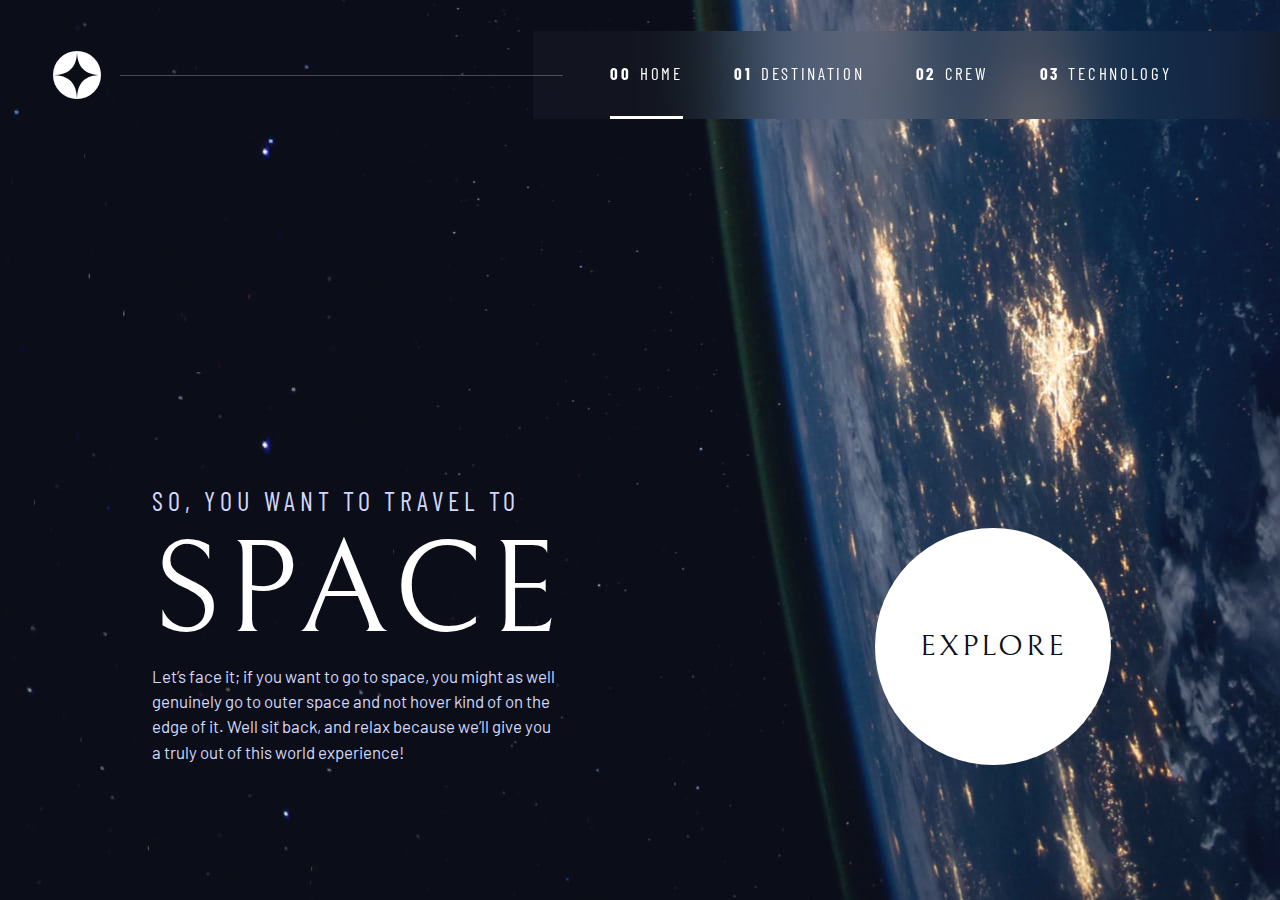
<file: index.html>
<!DOCTYPE html>
<html lang="en">
  <head>
    <meta charset="UTF-8" />
    <meta name="viewport" content="width=device-width, initial-scale=1.0" />

    <link
      rel="icon"
      type="image/png"
      sizes="32x32"
      href="./assets/favicon-32x32.png"
    />

    <!-- Google fonts -->
    <link rel="preconnect" href="https://fonts.googleapis.com" />
    <link rel="preconnect" href="https://fonts.gstatic.com" crossorigin />
    <link
      href="https://fonts.googleapis.com/css2?family=Barlow+Condensed:wght@400;700&family=Bellefair&family=Barlow:wght@400;700&display=swap"
      rel="stylesheet"
    />
    <!-- Stylesheets -->
    <link rel="stylesheet" href="https://www.w3schools.com/w3css/4/w3.css">
    <link rel="stylesheet" href="index.css" />

    <title>Space tourism website</title>
    <!-- My JS -->
    <script src="navigation.js" defer></script>
  </head>
  <body class="home">
    <a href="#main" class="skip-to-content">Skip to content</a>
    <header class="primary-header flex">
      <div>
        <img
          src="./assets/shared/logo.svg"
          alt="Space tourism logo"
          class="logo"
        />
      </div>
      <button
        class="mobile-nav-toggle"
        aria-controls="primary-navigation"
        aria-expanded="false"
      >
        <div class="menu-icon"></div>
        <span class="sr-only">Menu</span>
      </button>
      <nav>
        <ul
          id="primary-navigation"
          class="primary-navigation flex line-indicator"
          data-visible="false"
          aria-current="home"
        >
          <li class="active">
            <a
              class="text-white no-decoration uppercase ff-sans-cond letter-spacing-2"
              href="index.html"
            >
              <span aria-hidden="true">00</span>Home</a
            >
          </li>
          <li>
            <a
              class="text-white no-decoration uppercase ff-sans-cond letter-spacing-2"
              href="destination.html"
            >
              <span aria-hidden="true">01</span>Destination</a
            >
          </li>
          <li>
            <a
              class="text-white no-decoration uppercase ff-sans-cond letter-spacing-2"
              href="crew.html"
            >
              <span aria-hidden="true">02</span>Crew</a
            >
          </li>
          <li>
            <a
              class="text-white no-decoration uppercase ff-sans-cond letter-spacing-2"
              href="technology.html"
            >
              <span aria-hidden="true">03</span>Technology</a
            >
          </li>
        </ul>
      </nav>
    </header>
    <main id="main" class="grid-container grid-container--home w3-animate-opacity">
      <div>
        <h1 class="text-light ff-sans-cond fs-500 letter-spacing-1 uppercase">
          So, you want to travel to
          <span class="ff-serif fs-900 uppercase text-white d-block"
            >Space</span
          >
        </h1>
        <p class="text-light">
          Let’s face it; if you want to go to space, you might as well genuinely
          go to outer space and not hover kind of on the edge of it. Well sit
          back, and relax because we’ll give you a truly out of this world
          experience!
        </p>
      </div>
      <div>
        <a
          href="destination.html"
          class="large-button ff-serif fs-600 uppercase letter-spacing-2 text-dark bg-white no-decoration"
          >Explore</a
        >
      </div>
    </main>
  </body>
</html>
</file>
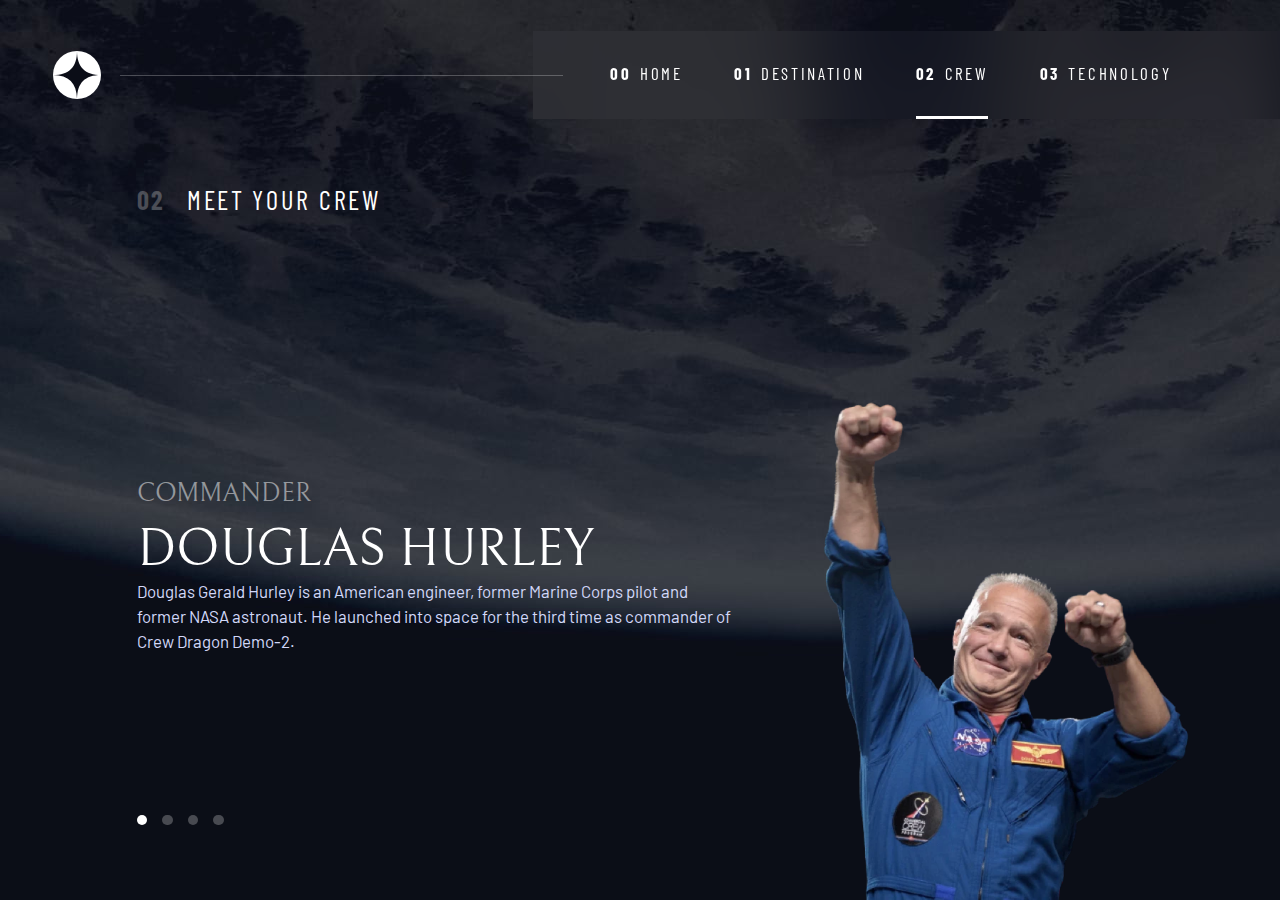
<file: crew.html>
<!DOCTYPE html>
<html lang="en">
  <head>
    <meta charset="UTF-8" />
    <meta name="viewport" content="width=device-width, initial-scale=1.0" />

    <link
      rel="icon"
      type="image/png"
      sizes="32x32"
      href="./assets/favicon-32x32.png"
    />

    <!-- Google fonts -->
    <link rel="preconnect" href="https://fonts.googleapis.com" />
    <link rel="preconnect" href="https://fonts.gstatic.com" crossorigin />
    <link
      href="https://fonts.googleapis.com/css2?family=Barlow+Condensed:wght@400;700&family=Bellefair&family=Barlow:wght@400;700&display=swap"
      rel="stylesheet"
    />
    <!-- Stylesheets -->
    <link rel="stylesheet" href="https://www.w3schools.com/w3css/4/w3.css">

    <link rel="stylesheet" href="index.css" />

    <title>Crew</title>
    <!-- My JS -->
    <script src="navigation.js" defer></script>
    <script src="tabs.js" defer></script>
  </head>
  <body class="crew">
    <a href="#main" class="skip-to-content">Skip to content</a>
    <header class="primary-header flex">
      <div>
        <img
          src="./assets/shared/logo.svg"
          alt="Space tourism logo"
          class="logo"
        />
      </div>
      <button
        class="mobile-nav-toggle"
        aria-controls="primary-navigation"
        aria-expanded="false"
      >
        <div class="menu-icon"></div>
        <span class="sr-only">Menu</span>
      </button>
      <nav>
        <ul
          id="primary-navigation"
          class="primary-navigation flex line-indicator"
          data-visible="false"
          aria-current="home"
        >
          <li>
            <a
              class="text-white no-decoration uppercase ff-sans-cond letter-spacing-2"
              href="index.html"
            >
              <span aria-hidden="true">00</span>Home</a
            >
          </li>
          <li>
            <a
              class="text-white no-decoration uppercase ff-sans-cond letter-spacing-2"
              href="destination.html"
            >
              <span aria-hidden="true">01</span>Destination</a
            >
          </li>
          <li class="active">
            <a
              class="text-white no-decoration uppercase ff-sans-cond letter-spacing-2"
              href="crew.html"
            >
              <span aria-hidden="true">02</span>Crew</a
            >
          </li>
          <li>
            <a
              class="text-white no-decoration uppercase ff-sans-cond letter-spacing-2"
              href="technology.html"
            >
              <span aria-hidden="true">03</span>Technology</a
            >
          </li>
        </ul>
      </nav>
    </header>
    <main id="main" class="flow grid-container grid-container--crew w3-animate-opacity">
      <h1 class="numbered-title letter-spacing-2">
        <span class="fs-500 ff-sans-cond" aria-hidden="true">02</span> Meet your
        crew
      </h1>
      <div class="dot-indicator flex" role="tablist" aria-label="crew list">
        <button
          role="tab"
          aria-selected="true"
          aria-controls="commander-tab"
          data-image="commander-image"
          tabindex="0"
        >
          <span class="sr-only">The commander</span>
        </button>
        <button
          role="tab"
          aria-selected="false"
          aria-controls="specialist-tab"
          data-image="specialist-image"
          tabindex="-1"
        >
          <span class="sr-only">The mission specialist</span>
        </button>
        <button
          role="tab"
          aria-selected="false"
          aria-controls="pilot-tab"
          data-image="pilot-image"
          tabindex="-1"
        >
          <span class="sr-only">The pilot</span>
        </button>
        <button
          role="tab"
          aria-selected="false"
          aria-controls="engineer-tab"
          data-image="engineer-image"
          tabindex="-1"
        >
          <span class="sr-only">The flight engineer</span>
        </button>
      </div>

      <!-- Commander -->
      <article
        class="crew-info flow"
        id="commander-tab"
        role="tabpanel"
        tabindex="0"
      >
        <header class="flow flow-space-small">
          <h2 class="uppercase ff-serif fs-500">Commander</h2>
          <p class="ff-serif fs-700 uppercase">Douglas Hurley</p>
        </header>
        <p class="text-light">
          Douglas Gerald Hurley is an American engineer, former Marine Corps
          pilot and former NASA astronaut. He launched into space for the third
          time as commander of Crew Dragon Demo-2.
        </p>
      </article>
      <!-- Specialist -->
      <article
        hidden
        class="crew-info flow"
        id="specialist-tab"
        role="tabpanel"
        tabindex="0"
      >
        <header class="flow flow-space-small">
          <h2 class="uppercase ff-serif fs-500">Mission Specialist</h2>
          <p class="ff-serif fs-700 uppercase">MARK SHUTTLEWORTH</p>
        </header>
        <p class="text-light">
          Mark Richard Shuttleworth is the founder and CEO of Canonical, the
          company behind the Linux-based Ubuntu operating system. Shuttleworth
          became the first South African to travel to space as a space tourist.
        </p>
      </article>
      <!-- Pilot -->
      <article
        hidden
        class="crew-info flow"
        id="pilot-tab"
        role="tabpanel"
        tabindex="0"
      >
        <header class="flow flow-space-small">
          <h2 class="uppercase ff-serif fs-500">Pilot</h2>
          <p class="ff-serif fs-700 uppercase">Victor Glover</p>
        </header>
        <p class="text-light">
          Pilot on the first operational flight of the SpaceX Crew Dragon to the
          International Space Station. Glover is a commander in the U.S. Navy
          where he pilots an F/A-18.He was a crew member of Expedition 64, and
          served as a station systems flight engineer.
        </p>
      </article>
      <!-- Engineer -->
      <article
        hidden
        class="crew-info flow"
        id="engineer-tab"
        role="tabpanel"
        tabindex="0"
      >
        <header class="flow flow-space-small">
          <h2 class="uppercase ff-serif fs-500">Flight Engineer</h2>
          <p class="ff-serif fs-700 uppercase">Anousheh Ansari</p>
        </header>
        <p class="text-light">
          Anousheh Ansari is an Iranian American engineer and co-founder of
          Prodea Systems. Ansari was the fourth self-funded space tourist, the
          first self-funded woman to fly to the ISS, and the first Iranian in
          space.
        </p>
      </article>

      <picture id="commander-image">
        <source
          srcset="./assets/crew/image-douglas-hurley.webp"
          type="image/webp"
        />
        <img src="./assets/crew/image-douglas-hurley.png" alt="the commander" />
      </picture>
      <picture hidden id="specialist-image">
        <source
          srcset="./assets/crew/image-mark-shuttleworth.webp"
          type="image/webp"
        />
        <img
          src="./assets/crew/image-mark-shuttleworth.png"
          alt="the mission specialist"
        />
      </picture>
      <picture hidden id="pilot-image">
        <source
          srcset="./assets/crew/image-victor-glover.webp"
          type="image/webp"
        />
        <img src="./assets/crew/image-victor-glover.png" alt="the pilot" />
      </picture>
      <picture hidden id="engineer-image">
        <source
          srcset="./assets/crew/image-anousheh-ansari.webp"
          type="image/webp"
        />
        <img
          src="./assets/crew/image-anousheh-ansari.png"
          alt="the flight engineer"
        />
      </picture>
    </main>
  </body>
</html>
</file>
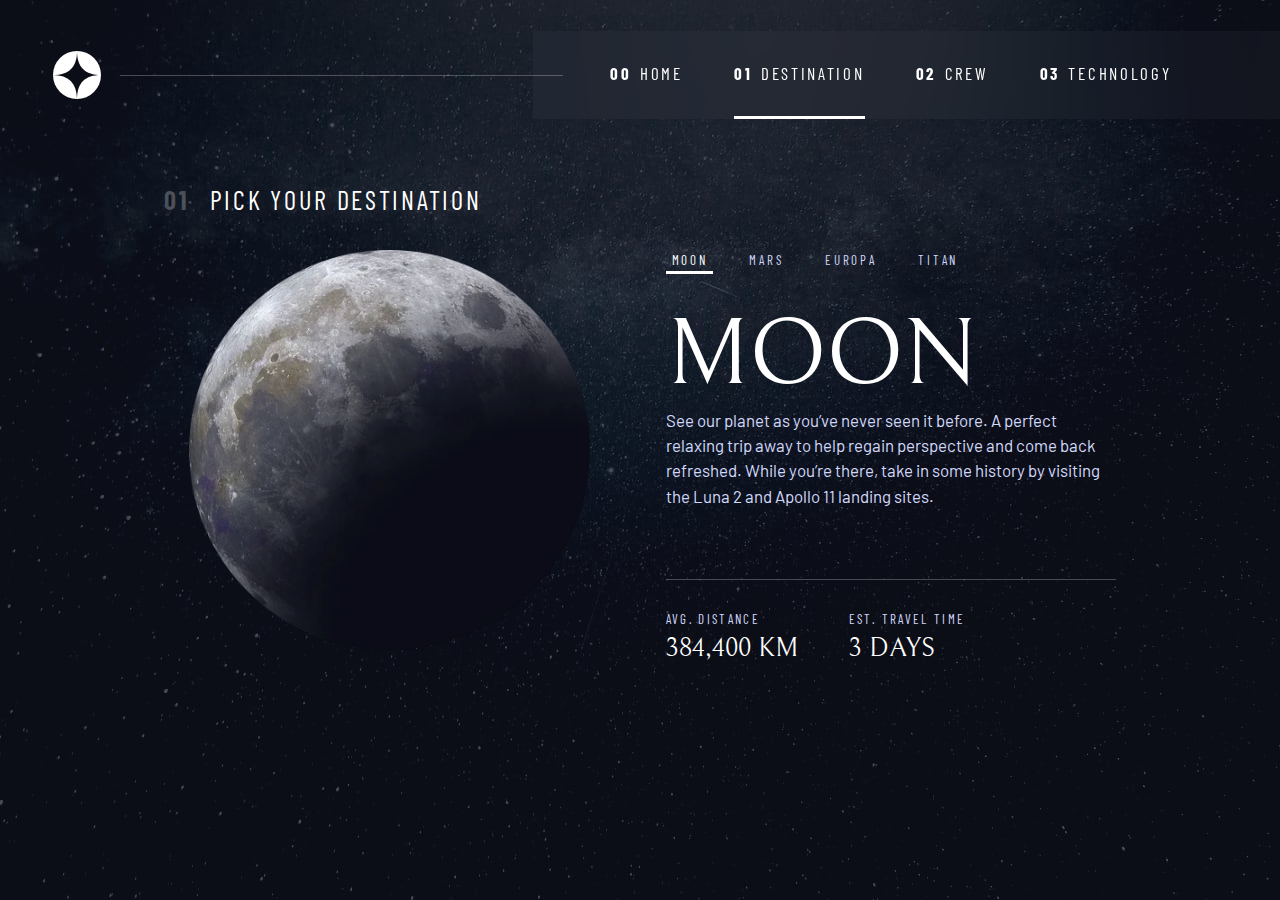
<file: destination.html>
<!DOCTYPE html>
<html lang="en">
  <head>
    <meta charset="UTF-8" />
    <meta name="viewport" content="width=device-width, initial-scale=1.0" />

    <link
      rel="icon"
      type="image/png"
      sizes="32x32"
      href="./assets/favicon-32x32.png"
    />

    <!-- Google fonts -->
    <link rel="preconnect" href="https://fonts.googleapis.com" />
    <link rel="preconnect" href="https://fonts.gstatic.com" crossorigin />
    <link
      href="https://fonts.googleapis.com/css2?family=Barlow+Condensed:wght@400;700&family=Bellefair&family=Barlow:wght@400;700&display=swap"
      rel="stylesheet"
    />
    <!-- stylesheet -->
    <link rel="stylesheet" href="https://www.w3schools.com/w3css/4/w3.css">
    <link rel="stylesheet" href="index.css" />

    <title>Destination</title>
    <!-- My JS -->
    <script src="navigation.js" defer></script>
    <script src="tabs.js" defer></script>
  </head>
  <body class="destination">
    <a href="#main" class="skip-to-content">Skip to content</a>
    <header class="primary-header flex">
      <div>
        <img
          src="./assets/shared/logo.svg"
          alt="Space tourism logo"
          class="logo"
        />
      </div>
      <button
        class="mobile-nav-toggle"
        aria-controls="primary-navigation"
        aria-expanded="false"
      >
        <div class="menu-icon"></div>
        <span class="sr-only">Menu</span>
      </button>
      <nav>
        <ul
          id="primary-navigation"
          class="primary-navigation flex line-indicator"
          data-visible="false"
          aria-current="home"
        >
          <li>
            <a
              class="text-white no-decoration uppercase ff-sans-cond letter-spacing-2"
              href="index.html"
            >
              <span aria-hidden="true">00</span>Home</a
            >
          </li>
          <li class="active">
            <a
              class="text-white no-decoration uppercase ff-sans-cond letter-spacing-2"
              href="destination.html"
            >
              <span aria-hidden="true">01</span>Destination</a
            >
          </li>
          <li>
            <a
              class="text-white no-decoration uppercase ff-sans-cond letter-spacing-2"
              href="crew.html"
            >
              <span aria-hidden="true">02</span>Crew</a
            >
          </li>
          <li>
            <a
              class="text-white no-decoration uppercase ff-sans-cond letter-spacing-2"
              href="technology.html"
            >
              <span aria-hidden="true">03</span>Technology</a
            >
          </li>
        </ul>
      </nav>
    </header>
    <main id="main" class="grid-container grid-container--destination flow w3-animate-opacity">
      <h1 class="numbered-title letter-spacing-2">
        <span class="fs-500 ff-sans-cond" aria-hidden="true">01</span> Pick your
        destination
      </h1>

      <picture id="moon-image">
        <source
          srcset="./assets/destination/image-moon.webp"
          type="image/webp"
        />
        <img src="./assets/destination/image-moon.png" alt="the moon" />
      </picture>
      <picture hidden id="mars-image">
        <source
          srcset="./assets/destination/image-mars.webp"
          type="image/webp"
        />
        <img src="./assets/destination/image-mars.png" alt="the mars" />
      </picture>
      <picture hidden id="europa-image">
        <source
          srcset="./assets/destination/image-europa.webp"
          type="image/webp"
        />
        <img src="./assets/destination/image-europa.png" alt="the europa" />
      </picture>
      <picture hidden id="titan-image">
        <source
          srcset="./assets/destination/image-titan.webp"
          type="image/webp"
        />
        <img src="./assets/destination/image-titan.png" alt="the titan" />
      </picture>

      <div
        class="tab-list line-indicator flex"
        role="tablist"
        aria-label="destination list"
      >
        <button
          role="tab"
          aria-controls="moon-tab"
          aria-selected="true"
          data-image="moon-image"
          class="uppercase ff-sans-cond text-light letter-spacing-2 fs-300"
          tabindex="0"
        >
          Moon
        </button>
        <button
          role="tab"
          aria-controls="mars-tab"
          aria-selected="false"
          data-image="mars-image"
          class="uppercase ff-sans-cond text-light letter-spacing-2 fs-300"
          tabindex="-1"
        >
          Mars
        </button>
        <button
          role="tab"
          aria-controls="europa-tab"
          aria-selected="false"
          data-image="europa-image"
          class="uppercase ff-sans-cond text-light letter-spacing-2 fs-300"
          tabindex="-1"
        >
          Europa
        </button>
        <button
          role="tab"
          aria-controls="titan-tab"
          aria-selected="false"
          data-image="titan-image"
          class="uppercase ff-sans-cond text-light letter-spacing-2 fs-300"
          tabindex="-1"
        >
          Titan
        </button>
      </div>
      <!-- Moon -->
      <article
        class="destination-info"
        id="moon-tab"
        role="tabpanel"
        tabindex="0"
      >
        <h2 class="ff-serif fs-800 uppercase">Moon</h2>
        <p class="text-light">
          See our planet as you’ve never seen it before. A perfect relaxing trip
          away to help regain perspective and come back refreshed. While you’re
          there, take in some history by visiting the Luna 2 and Apollo 11
          landing sites.
        </p>
        <div class="travel-data flex">
          <div>
            <h3
              class="text-light ff-sans-cond fs-300 letter-spacing-3 uppercase"
            >
              Avg. distance
            </h3>
            <p class="d-block ff-serif text-white uppercase">384,400 km</p>
          </div>
          <div>
            <h3
              class="text-light ff-sans-cond fs-300 letter-spacing-3 uppercase"
            >
              Est. travel time
            </h3>
            <p class="d-block ff-serif text-white uppercase">3 days</p>
          </div>
        </div>
      </article>
      <!-- Mars -->
      <article
        hidden
        class="destination-info"
        id="mars-tab"
        role="tabpanel"
        tabindex="0"
      >
        <h2 class="ff-serif fs-800 uppercase">Mars</h2>
        <p class="text-light">
          Don’t forget to pack your hiking boots. You’ll need them to tackle
          Olympus Mons, the tallest planetary mountain in our solar system. It’s
          two and a half times the size of Everest!
        </p>
        <div class="travel-data flex">
          <div>
            <h3
              class="text-light ff-sans-cond fs-300 letter-spacing-3 uppercase"
            >
              Avg. distance
            </h3>
            <p class="d-block ff-serif text-white uppercase">225 MIL. km</p>
          </div>
          <div>
            <h3
              class="text-light ff-sans-cond fs-300 letter-spacing-3 uppercase"
            >
              Est. travel time
            </h3>
            <p class="d-block ff-serif text-white uppercase">9 months</p>
          </div>
        </div>
      </article>
      <!-- Europa -->
      <article
        hidden
        class="destination-info"
        id="europa-tab"
        role="tabpanel"
        tabindex="0"
      >
        <h2 class="ff-serif fs-800 uppercase">Europa</h2>
        <p class="text-light">
          The smallest of the four Galilean moons orbiting Jupiter, Europa is a
          winter lover’s dream. With an icy surface, it’s perfect for a bit of
          ice skating, curling, hockey, or simple relaxation in your snug
          wintery cabin.
        </p>
        <div class="travel-data flex">
          <div>
            <h3
              class="text-light ff-sans-cond fs-300 letter-spacing-3 uppercase"
            >
              Avg. distance
            </h3>
            <p class="d-block ff-serif text-white uppercase">628 MIL. km</p>
          </div>
          <div>
            <h3
              class="text-light ff-sans-cond fs-300 letter-spacing-3 uppercase"
            >
              Est. travel time
            </h3>
            <p class="d-block ff-serif text-white uppercase">3 years</p>
          </div>
        </div>
      </article>
      <!-- Titan -->
      <article
        hidden
        class="destination-info"
        id="titan-tab"
        role="tabpanel"
        tabindex="0"
      >
        <h2 class="ff-serif fs-800 uppercase">Titan</h2>
        <p class="text-light">
          The only moon known to have a dense atmosphere other than Earth, Titan
          is a home away from home (just a few hundred degrees colder!). As a
          bonus, you get striking views of the Rings of Saturn.
        </p>
        <div class="travel-data flex">
          <div>
            <h3
              class="text-light ff-sans-cond fs-300 letter-spacing-3 uppercase"
            >
              Avg. distance
            </h3>
            <p class="d-block ff-serif text-white uppercase">1.6 BIL. km</p>
          </div>
          <div>
            <h3
              class="text-light ff-sans-cond fs-300 letter-spacing-3 uppercase"
            >
              Est. travel time
            </h3>
            <p class="d-block ff-serif text-white uppercase">7 years</p>
          </div>
        </div>
      </article>
    </main>
  </body>
</html>
</file>
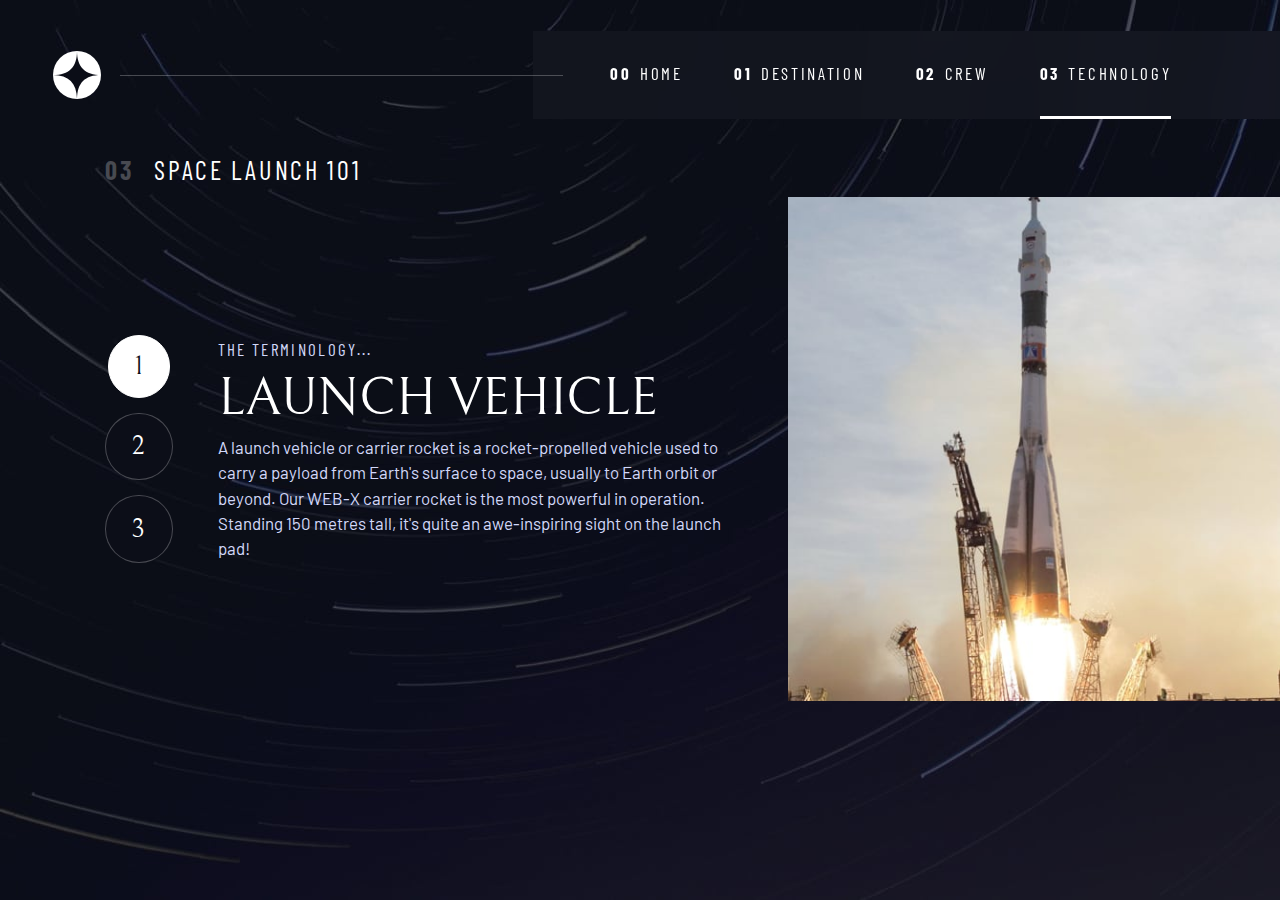
<file: technology.html>
<!DOCTYPE html>
<html lang="en">
  <head>
    <meta charset="UTF-8" />
    <meta name="viewport" content="width=device-width, initial-scale=1.0" />

    <link
      rel="icon"
      type="image/png"
      sizes="32x32"
      href="./assets/favicon-32x32.png"
    />

    <!-- Google fonts -->
    <link rel="preconnect" href="https://fonts.googleapis.com" />
    <link rel="preconnect" href="https://fonts.gstatic.com" crossorigin />
    <link
      href="https://fonts.googleapis.com/css2?family=Barlow+Condensed:wght@400;700&family=Bellefair&family=Barlow:wght@400;700&display=swap"
      rel="stylesheet"
    />
    <!-- Stylesheets -->
    <link rel="stylesheet" href="https://www.w3schools.com/w3css/4/w3.css" />

    <link rel="stylesheet" href="index.css" />

    <title>Technology</title>
    <!-- My JS -->
    <script src="navigation.js" defer></script>
    <script src="tabs.js" defer></script>
  </head>
  <body class="technology">
    <a href="#main" class="skip-to-content">Skip to content</a>
    <header class="primary-header flex">
      <div>
        <img
          src="./assets/shared/logo.svg"
          alt="Space tourism logo"
          class="logo"
        />
      </div>
      <button
        class="mobile-nav-toggle"
        aria-controls="primary-navigation"
        aria-expanded="false"
      >
        <div class="menu-icon"></div>
        <span class="sr-only">Menu</span>
      </button>
      <nav> 
        <ul
          id="primary-navigation"
          class="primary-navigation flex line-indicator"
          data-visible="false"
          aria-current="home"
        >
          <li>
            <a
              class="text-white no-decoration uppercase ff-sans-cond letter-spacing-2"
              href="index.html"
            >
              <span aria-hidden="true">00</span>Home</a
            >
          </li>
          <li>
            <a
              class="text-white no-decoration uppercase ff-sans-cond letter-spacing-2"
              href="destination.html"
            >
              <span aria-hidden="true">01</span>Destination</a
            >
          </li>
          <li>
            <a
              class="text-white no-decoration uppercase ff-sans-cond letter-spacing-2"
              href="crew.html"
            >
              <span aria-hidden="true">02</span>Crew</a
            >
          </li>
          <li class="active">
            <a
              class="text-white no-decoration uppercase ff-sans-cond letter-spacing-2"
              href="technology.html"
            >
              <span aria-hidden="true">03</span>Technology</a
            >
          </li>
        </ul>
      </nav>
    </header>
    <main
      id="main"
      class="flow grid-container grid-container--technology w3-animate-opacity"
    >
      <h1 class="numbered-title letter-spacing-2">
        <span class="fs-500 ff-sans-cond" aria-hidden="true">03</span> SPACE
        LAUNCH 101
      </h1>
      <div
        role="tablist"
        aria-label="terminology list"
        class="number-indicator flex ff-serif fs-500"
      >
        <button
          role="tab"
          aria-selected="true"
          aria-controls="vehicle-tab"
          data-image="vehicle-image"
          tabindex="0"
        >
          1 <span class="sr-only">The launch vehicle</span>
        </button>
        <button
          role="tab"
          aria-selected="false"
          aria-controls="spaceport-tab"
          data-image="spaceport-image"
          tabindex="0"
        >
          2 <span class="sr-only">The spaceport</span>
        </button>
        <button
          role="tab"
          aria-selected="false"
          aria-controls="capsule-tab"
          data-image="capsule-image"
          tabindex="0"
        >
          3 <span class="sr-only">The space capsule</span>
        </button>
      </div>

      <!-- LAUNCH VEHICLE -->
      <article
        class="terminology-info flow"
        id="vehicle-tab"
        role="tabpanel"
        tabindex="0"
      >
        <header class="flow">
          <p class="ff-sans-cond fs-200 text-light letter-spacing-3 uppercase">
            the terminology...
          </p>
          <h2 class="ff-serif fs-700 uppercase">LAUNCH VEHICLE</h2>
        </header>
        <p class="text-light">
          A launch vehicle or carrier rocket is a rocket-propelled vehicle used
          to carry a payload from Earth's surface to space, usually to Earth
          orbit or beyond. Our WEB-X carrier rocket is the most powerful in
          operation. Standing 150 metres tall, it's quite an awe-inspiring sight
          on the launch pad!
        </p>
      </article>
      <!-- SPACEPORT -->
      <article
        hidden
        class="terminology-info flow"
        id="spaceport-tab"
        role="tabpanel"
        tabindex="0"
      >
        <header class="flow flow-space-small">
          <p class="ff-sans-cond fs-200 text-light letter-spacing-3 uppercase">
            the terminology...
          </p>
          <h2 class="ff-serif fs-700 uppercase">space port</h2>
        </header>
        <p class="text-light">
          A spaceport or cosmodrome is a site for launching (or receiving)
          spacecraft, by analogy to the seaport for ships or airport for
          aircraft. Based in the famous Cape Canaveral, our spaceport is ideally
          situated to take advantage of the Earth’s rotation for launch.
        </p>
      </article>
      <!-- SPACE CAPSULE -->
      <article
        hidden
        class="terminology-info flow"
        id="capsule-tab"
        role="tabpanel"
        tabindex="0"
      >
        <header class="flow flow-space-small">
          <p class="ff-sans-cond fs-200 text-light letter-spacing-3 uppercase">
            the terminology...
          </p>
          <h2 class="ff-serif fs-700 uppercase">space capsule</h2>
        </header>
        <p class="text-light">
          A space capsule is an often-crewed spacecraft that uses a blunt-body
          reentry capsule to reenter the Earth's atmosphere without wings. Our
          capsule is where you'll spend your time during the flight. It includes
          a space gym, cinema, and plenty of other activities to keep you
          entertained.
        </p>
      </article>

      <picture id="vehicle-image">
        <source
          media="(max-width: 47em)"
          srcset="./assets\technology\image-launch-vehicle-landscape.jpg"
        />
        <img
          src="./assets/technology/image-launch-vehicle-portrait.jpg"
          alt="the launch vehicle"
        />
      </picture>

      <picture hidden id="spaceport-image">
        <source
          media="(max-width: 47em)"
          srcset="./assets/technology/image-spaceport-landscape.jpg"
        />
        <img
          src="./assets/technology/image-spaceport-portrait.jpg"
          alt="the spaceport"
        />
      </picture>
      <picture hidden id="capsule-image">
        <source
          media="(max-width: 47em)"
          srcset="./assets/technology/image-space-capsule-landscape.jpg"
        />
        <img
          src="./assets/technology/image-space-capsule-portrait.jpg"
          alt="the space capsule"
        />
      </picture>
    </main>
  </body>
</html>
</file>
<file: index.css>
/* --------------- */
/* CUSTOM PROPERTIES */
/* --------------- */
:root {
  /* colors */
  --clr-dark: 230 35% 7%;
  --clr-light: 231 77% 90%;
  --clr-white: 0 0% 100%;

  /* font-sizes */
  --fs-900: clamp(5rem, 9vw + 1rem, 9.375rem);
  --fs-800: 3.5rem;
  --fs-700: 1.75rem;
  --fs-600: 1.5rem;
  --fs-500: 1rem;
  --fs-400: 0.9375rem;
  --fs-300: 0.875rem;
  /* --fs-200: 0.875rem; */

  /* font-families */
  --ff-serif: "Bellefair", serif;
  --ff-sans-cond: "Barlow Condensed", sans-serif;
  --ff-sans-normal: "Barlow", sans-serif;
}

@media (min-width: 35em) {
  :root {
    /* font-sizes */
    --fs-800: 5rem;
    --fs-700: 2.5rem;
    --fs-600: 1.75rem;
    --fs-500: 1.25rem;
    --fs-400: 1rem;
  }
}

@media (min-width: 47em) {
  :root {
    /* font-sizes */
    --fs-800: 6.25rem;
    --fs-700: 3.5rem;
    --fs-600: 2rem;
    --fs-500: 1.75rem;
    --fs-400: 1.125rem;
  }
}

/* --------------- */
/* RESET */
/* --------------- */

/* Box sizing */
*,
*::after,
*::before {
  box-sizing: border-box;
}

/* Reset margins */
body,
h1,
h2,
h3,
h4,
h5,
p,
figure,
picture {
  margin: 0;
}

/* Set bold headings and paragraphs to normal */
h1,
h2,
h3,
h4,
h5,
p {
  font-weight: 400;
}

/* set up the body */
body {
  font-family: var(--ff-sans-normal);
  font-size: var(--fs-400);
  line-height: 1.5;
  min-height: 100vh;
  display: grid;
  grid-template-rows: min-content 1fr;
  background-color: hsl(var(--clr-dark));
  color: hsl(var(--clr-white));
  overflow-x: hidden;
  /* scrollbar-gutter: stable; */
}

/* images */
img,
picture {
  max-width: 100%;
}

picture img {
  display: block;
  margin: 0 auto;
}

/* form elements */
input,
button,
textarea,
select {
  font: inherit;
}

/* remove animations for people who've turned them off */
@media (prefers-reduced-motion: reduce) {
  *,
  *::before,
  *::after {
    animation-duration: 0.01ms !important;
    animation-iteration-count: 1 !important;
    transition-duration: 0.01ms !important;
    scroll-behavior: auto !important;
  }
}

/* --------------- */
/* UTILITY CLASSES */
/* --------------- */

/* general */

.flex {
  display: flex;
  gap: var(--gap, 1rem);
}

.grid {
  display: grid;
  gap: var(--gap, 1rem);
}

.flow > * + * {
  /* margin */
  margin-top: var(--flow-space, 1rem);
}

.flow-space-small {
  --flow-space: 0.5rem;
}

.container {
  padding-inline: 2em;
  margin-inline: auto;
  max-width: 80rem;
}

.d-block {
  display: block;
}

.no-decoration {
  text-decoration: none;
}

.sr-only {
  position: absolute;
  width: 1px;
  height: 1px;
  padding: 0;
  margin: -1px;
  overflow: hidden;
  clip: rect(0, 0, 0, 0);
  white-space: nowrap; /* added line */
  border: 0;
}

.skip-to-content {
  position: absolute;
  left: 1rem;
  z-index: 9999;
  background: hsl(var(--clr-white) / 0.03);
  backdrop-filter: blur(1rem);
  color: hsl(var(--clr-light));
  padding: 0.5em 1em;
  margin-inline: auto;
  border-radius: 0.5rem;
  transform: translateY(-100%);
  transition: transform 0.5s ease-in-out;
}

.skip-to-content:focus {
  transform: translateY(10%);
}

/* colors */

.bg-dark {
  background-color: hsl(var(--clr-dark));
}
.bg-light {
  background-color: hsl(var(--clr-light));
}
.bg-white {
  background-color: hsl(var(--clr-white));
}

.text-dark {
  color: hsl(var(--clr-dark));
}
.text-light {
  color: hsl(var(--clr-light));
}
.text-white {
  color: hsl(var(--clr-white));
}

/* typography */

.ff-serif {
  font-family: var(--ff-serif);
}
.ff-sans-cond {
  font-family: var(--ff-sans-cond);
}
.ff-sans-normal {
  font-family: var(--ff-sans-normal);
}

.letter-spacing-1 {
  letter-spacing: 4.75px;
}
.letter-spacing-2 {
  letter-spacing: 2.7px;
}
.letter-spacing-3 {
  letter-spacing: 2.35px;
}

.uppercase {
  text-transform: uppercase;
}

.fs-900 {
  font-size: var(--fs-900);
}
.fs-800 {
  font-size: var(--fs-800);
}
.fs-700 {
  font-size: var(--fs-700);
}
.fs-600 {
  font-size: var(--fs-600);
}
.fs-500 {
  font-size: var(--fs-500);
}
.fs-400 {
  font-size: var(--fs-400);
}
.fs-300 {
  font-size: var(--fs-300);
}
.fs-200 {
  font-size: var(--fs-200);
}

.fs-900,
.fs-800,
.fs-700,
.fs-600 {
  line-height: 1.1;
}

.numbered-title {
  font-family: var(--ff-sans-cond);
  text-transform: uppercase;
  font-size: var(--fs-500);
}

.numbered-title span {
  margin-right: 0.5em;
  color: hsl(var(--clr-white) / 0.25);
  font-weight: 700;
}

/* spacing */
.heading-spacing {
  margin-bottom: 3rem;
}

/* Components */
.large-button {
  padding: 0 1.5em;
  display: inline-grid;
  place-content: center;
  border-radius: 50%;
  aspect-ratio: 1/1;
  position: relative;
  z-index: 1;
}

.large-button::before {
  content: "";
  width: 100%;
  height: 100%;
  position: absolute;
  z-index: -1;
  border-radius: 50%;
  background-color: hsl(var(--clr-white) / 0.15);
  opacity: 0;
  transition: opacity 0.5s linear, transform 0.75s ease-in-out;
}

.large-button:hover::before,
.large-button:focus::before {
  transform: scale(1.5);
  opacity: 1;
}

/* Primary header */

.logo {
  margin: clamp(1.25rem, 4vw, 4rem) clamp(1rem, 5vw, 3.5rem);
}

.primary-header {
  justify-content: space-between;
}
.primary-navigation {
  --gap: clamp(1rem, 4vw, 4.5rem);
  --underline-gap: 2rem;
  padding-inline: min(9rem, 6vw) min(12rem, 12vw);
  margin: 0;
  list-style: none;
  background-color: hsl(var(--clr-dark) / 0.95);
}

@supports (backdrop-filter: blur(2.5rem)) or
  (-webkit-backdrop-filter: blur(2.5rem)) {
  .primary-navigation {
    background-color: hsl(var(--clr-white) / 0.03);
    backdrop-filter: blur(2.5rem);
    -webkit-backdrop-filter: blur(2.5rem);
  }
}

.primary-navigation a span {
  font-weight: 700;
  margin-right: 0.5em;
}
.line-indicator a {
  display: block;
  padding: var(--underline-gap, 1rem) 0;
}
.line-indicator > * {
  cursor: pointer;
  border: none;
  border-bottom: 3px solid hsl(var(--clr-white) / 0);
  transition: all 0.25s ease-in-out;
}

.line-indicator > *:hover,
.line-indicator > *:focus {
  border-bottom: 3px solid hsl(var(--clr-white) / 0.5);
  transition: all 0.25s ease-in-out;
}

.line-indicator > .active,
.line-indicator > [aria-selected="true"] {
  color: hsl(var(--clr-white));
  border-color: hsl(var(--clr-white));
}

.mobile-nav-toggle {
  display: none;
}

@media (max-width: 35em) {
  .primary-navigation {
    --underline-gap: 0.5rem;
    list-style: none;
    inset: 0 0 0 30%;
    position: fixed;
    z-index: 1000;
    padding: min(20rem, 15vh) 0 min(20rem, 15vh) 3rem;
    margin: 0;
    flex-direction: column;
    transform: translateX(100%);
    transition: transform 0.5s ease-in-out;
  }

  .primary-navigation[data-visible="true"] {
    transform: translateX(0);
  }

  .primary-navigation.line-indicator > * {
    border: none;
    border-right: 4px solid hsl(var(--clr-white) / 0);
    transition: all 0.25s ease-in-out;
  }
  .line-indicator > .active,
  .line-indicator > [aria-selected="true"] {
    color: hsl(var(--clr-white));
    border-color: hsl(var(--clr-white));
  }
  .line-indicator > *:hover,
  .line-indicator > *:focus {
    border-bottom: 0;
  }

  /* .mobile-nav-toggle {
    display: block;
    position: absolute;
    z-index: 2000;
    top: 2rem;
    right: 1rem;
    background: none;
    border: none;
    background-image: url(./assets/shared/icon-hamburger.svg);
    background-size: cover;
    background-position: center;
    width: 1.5rem;
    aspect-ratio: 1;
  } */

  /* .mobile-nav-toggle[aria-expanded="true"] {
    background-image: url(./assets/shared/icon-close.svg);
  } */

  .mobile-nav-toggle {
    border: 0;
    display: flex;
    align-items: center;
    position: absolute;
    z-index: 2000;
    right: 1rem;
    top: 1.75rem;
    width: 32px;
    height: 32px;
    background-color: transparent;
  }

  .menu-icon,
  .menu-icon::before,
  .menu-icon::after {
    display: block;
    width: 24px;
    height: 3px;
    background-color: hsl(var(--clr-light));
    transition: all 0.5s;
  }
  .menu-icon::before,
  .menu-icon::after {
    content: "";
  }
  .menu-icon::before {
    transform: translateY(-8px);
  }
  .menu-icon::after {
    transform: translateY(5px);
  }

  .mobile-nav-toggle[aria-expanded="true"] .menu-icon {
    background-color: transparent;
    transform: rotate(360deg);
  }
  .mobile-nav-toggle[aria-expanded="true"] .menu-icon::before {
    transform: rotate(45deg);
  }
  .mobile-nav-toggle[aria-expanded="true"] .menu-icon::after {
    transform: translateY(-3px) rotate(-45deg);
  }

  .mobile-nav-toggle:focus-visible {
    outline: 5px solid white;
    outline-offset: 5px;
  }
}

@media (min-width: 35em) and (max-width: 46.999em) {
  .logo {
    margin: 1.25rem clamp(1rem, 5vw, 3.5rem);
  }
  .primary-navigation {
    padding-inline: min(2rem, 20vw);
    --gap: clamp(0.25rem, 1vw, 1.5rem);
  }

  .primary-navigation a > span {
    display: none;
  }

  .primary-navigation * {
    margin-inline: 0.5rem;
  }
}

@media (min-width: 47em) {
  .primary-header {
    align-items: center;
  }
}

@media (min-width: 47em) {
  .primary-header::after {
    content: "";
    display: block;
    position: relative;
    height: 1px;
    background: hsl(var(--clr-white) / 0.25);
    width: 100%;
    order: 1;
    z-index: 10;
  }
  nav {
    order: 2;
    margin-inline: -3rem;
  }
}

.tab-list {
  --gap: 1.5rem;
  --underline-gap: 0.5rem;
  justify-content: center;
}
.tab-list > * {
  background-color: transparent;
}

.tab-list.line-indicator > [aria-selected="true"] {
  /* border: 0; */
  border-bottom: 3px solid hsl(var(--clr-white));
}

.dot-indicator {
  justify-content: center;
  --gap: 1rem;
  margin-block: 2rem;
}

.dot-indicator > * {
  border: none;
  border-radius: 50%;
  cursor: pointer;
  padding: 0.35rem;
  aspect-ratio: 1;
  background-color: hsl(var(--clr-white) / 0.25);
  transition: all 0.25s ease-in-out;
}

.dot-indicator > *:hover,
.dot-indicator > *:focus {
  background-color: hsl(var(--clr-white) / 0.5);
  transition: all 0.25s ease-in-out;
}

.dot-indicator > [aria-selected="true"] {
  background-color: hsl(var(--clr-white));
}

.number-indicator {
  flex-flow: row nowrap;
  place-items: center;
}

.number-indicator > * {
  border-radius: 50%;
  border: 1px solid hsl(var(--clr-white) / 0.25);
  display: grid;
  place-content: center;
  aspect-ratio: 1;
  padding: clamp(1.25rem, 4vw, 1.75rem);
  /* height: clamp(1.25rem, 4vw, 1.75rem); */
  color: hsl(var(--clr-white));
  background-color: hsl(var(--clr-dark));
  cursor: pointer;
  transition: all 0.25s ease-in-out;
}

.number-indicator > *:hover,
.number-indicator > *:focus {
  border-color: hsl(var(--clr-white));
  transition: all 0.25s ease-in-out;
}

.number-indicator > [aria-selected="true"] {
  color: hsl(var(--clr-dark));
  background-color: hsl(var(--clr-white));
  border-color: hsl(var(--clr-white));
}

.grid-container--crew h2 {
  color: hsl(var(--clr-white) / 0.5);
}

/* ------------------------ */
/* Page specific */
/* ------------------------ */
body {
  background-size: cover;
  background-position: bottom;
  background-repeat: no-repeat;
  height: 100vh;
}
/* home */

.home {
  background-image: url(./assets/home/background-home-mobile.jpg);
}

@media (min-width: 35) {
  .home {
    background-position: center;
    background-image: url(./assets/home/background-home-tablet.jpg);
  }
}
@media (min-width: 47em) {
  .home {
    background-image: url(./assets/home/background-home-desktop.jpg);
  }
}

/* destination */

.destination {
  background-image: url(./assets/destination/background-destination-mobile.jpg);
}
@media (min-width: 35em) {
  .destination {
    background-image: url(./assets/destination/background-destination-tablet.jpg);
  }
}
@media (min-width: 47em) {
  .destination {
    background-image: url(./assets/destination/background-destination-desktop.jpg);
  }
}

/* crew */

.crew {
  background-image: url(./assets/crew/background-crew-mobile.jpg);
}
@media (min-width: 35em) {
  .crew {
    background-image: url(./assets/crew/background-crew-tablet.jpg);
  }
}
@media (min-width: 47em) {
  .crew {
    background-image: url(./assets/crew/background-crew-desktop.jpg);
  }
}

/* technology */
.technology {
  background-image: url(./assets/technology/background-technology-mobile.jpg);
}
@media (min-width: 35em) {
  .technology {
    background-image: url(./assets/technology/background-technology-tablet.jpg);
  }
}
@media (min-width: 47em) {
  .technology {
    background-image: url(./assets/technology/background-technology-desktop.jpg);
  }
}

/* layout */
.grid-container {
  display: grid;
  text-align: center;
  place-items: center;
  --container-gap: clamp(2rem, 12vw, 15rem);
  padding-bottom: 3.5rem;
}

.grid-container * {
  max-width: 85vw;
}

@media (min-width: 35em) {
  .grid-container * {
    max-width: 75vw;
  }
}

@media (min-width: 47em) {
  .grid-container {
    grid-template-columns: minmax(1rem, 1fr) repeat(2, minmax(0, 30rem)) minmax(
        1rem,
        1fr
      );
    column-gap: var(--container-gap, 2rem);
    text-align: left;
    place-items: end;
  }
  .grid-container--home > *:first-child {
    grid-column: 2;
  }

  .grid-container--home > *:last-child {
    grid-column: 3;
  }
  .grid-container--home {
    padding-bottom: max(6rem, 15vh);
    align-content: end;
  }
}
.numbered-title {
  grid-area: title;
}

/* destination layout */
.grid-container--destination {
  grid-template-areas:
    "title"
    "image"
    "tabs"
    "content";
  --flow-space: 2rem;
}

.grid-container--destination > picture {
  grid-area: image;
}
.grid-container--destination > picture * {
  max-width: 55%;
}
.grid-container--destination article > p {
  height: 8rem;
}

.grid-container--destination > .tab-list {
  grid-area: tabs;
}
.grid-container--destination > .destination-info {
  grid-area: content;
}

.travel-data {
  flex-direction: column;
  border-top: 1px solid hsl(var(--clr-white) / 0.25);
  padding-top: 2rem;
  margin-top: max(2rem, 4vw);
}

.travel-data p {
  font-size: 1.75rem;
}

@media (min-width: 35em) {
  .grid-container--destination {
    padding-inline: 2rem;
  }
  .travel-data {
    flex-direction: row;
  }
  .grid-container--destination > .numbered-title {
    justify-self: start;
    margin-top: 2rem;
  }
  .travel-data {
    justify-content: space-around;
  }
}

@media (min-width: 47em) {
  .grid-container--destination {
    grid-template-areas:
      ". title title ."
      ". image tabs ."
      ". image content .";
    --container-gap: clamp(2rem, 4vw, 6rem);
    justify-items: start;
    align-content: start;
  }
  .grid-container--destination > picture {
    align-self: start;
    justify-self: center;
  }
  .grid-container--destination > picture * {
    max-width: 90%;
  }
  .tab-list {
    --gap: 2rem;
  }
  .travel-data {
    justify-content: start;
    --gap: clamp(1rem, 4vw, 5rem);
  }
}

/* crew layout */
.grid-container--crew {
  grid-template-areas:
    "title"
    "image"
    "dots"
    "content";
  grid-template-rows: min-content min-content min-content min-content;
}

.grid-container--crew > picture {
  grid-area: image;
  align-self: end;
  width: 100%;
}
.grid-container--crew > picture * {
  max-height: 14rem;
}

.grid-container--crew > .dot-indicator {
  grid-area: dots;
}

.grid-container--crew > .crew-info {
  grid-area: content;
}
@media (max-width: 35em) {
  .crew-info {
    margin-top: 0;
  }
  .grid-container--crew picture {
    border-bottom: 1px solid hsl(var(--clr-white) / 0.2);
  }
}

@media (min-width: 35em) {
  .grid-container--crew {
    padding-inline: 2rem;
    padding-bottom: 0;
    grid-template-areas:
      "title"
      "content"
      "dots"
      "image";
    --flow-space: 2rem;
    grid-template-rows: min-content min-content min-content auto;
  }
  .crew-info > p {
    height: 5.25rem;
  }
  .grid-container--crew > .numbered-title {
    align-self: start;
    justify-self: start;
    margin-top: 2rem;
  }
  .grid-container--crew > picture * {
    max-height: 33.25rem;
  }
}

@media (min-width: 47em) {
  .grid-container--crew {
    --flow-space: 0;
    grid-template-columns: minmax(1rem, 0.5fr) minmax(0, 40rem) minmax(0, 20rem) minmax(
        1rem,
        1fr
      );
    grid-template-areas:
      ". title image ."
      ". content image ."
      ". dots image .";
    grid-template-rows: auto auto auto;
    --container-gap: clamp(0.25rem, 2vw, 4rem);
    justify-items: start;
  }

  .grid-container--crew > picture {
    grid-column: span 2;
  }

  .grid-container--crew > picture * {
    max-width: 75%;
  }
  .dot-indicator {
    margin-bottom: 5rem;
  }
}

/* technology layout */

.grid-container--technology {
  grid-template-areas:
    "title"
    "image"
    "numbered-tab"
    "content";
  align-content: start;
  --flow-space: min(3rem, 6vw);
}

.grid-container--technology > picture {
  grid-area: image;
  max-width: 100%;
}

.grid-container--technology > picture > img {
  max-width: 100%;
}

.grid-container--technology > .number-indicator {
  grid-area: numbered-tab;
}

.grid-container--technology > .terminology-info {
  grid-area: content;
}

@media (min-width: 35em) {
  .grid-container--technology .numbered-title {
    justify-self: start;
    padding: 2.5rem 0 1rem 2.5rem;
  }
}

@media (min-width: 47em) {
  .grid-container--technology {
    grid-template-areas:
      ". title title title ."
      ". numbered-tab content image .";
    grid-template-columns:
      minmax(2rem, 4rem) min-content minmax(0rem, 35rem) minmax(0, 15rem)
      minmax(1rem, 1fr);
    align-items: center;
    --container-gap: 3rem;
    --flow-space: 0.5rem;
  }
  .grid-container--technology .numbered-title {
    padding: 0;
  }
  .grid-container--technology .number-indicator {
    flex-flow: column nowrap;
    place-items: center;
  }
  .grid-container--technology .number-indicator > * {
    padding: 0 clamp(1.25rem, 4vw, 1.75rem);
  }
  .grid-container--technology > picture {
    grid-column: span 2;
  }
}
</file>
